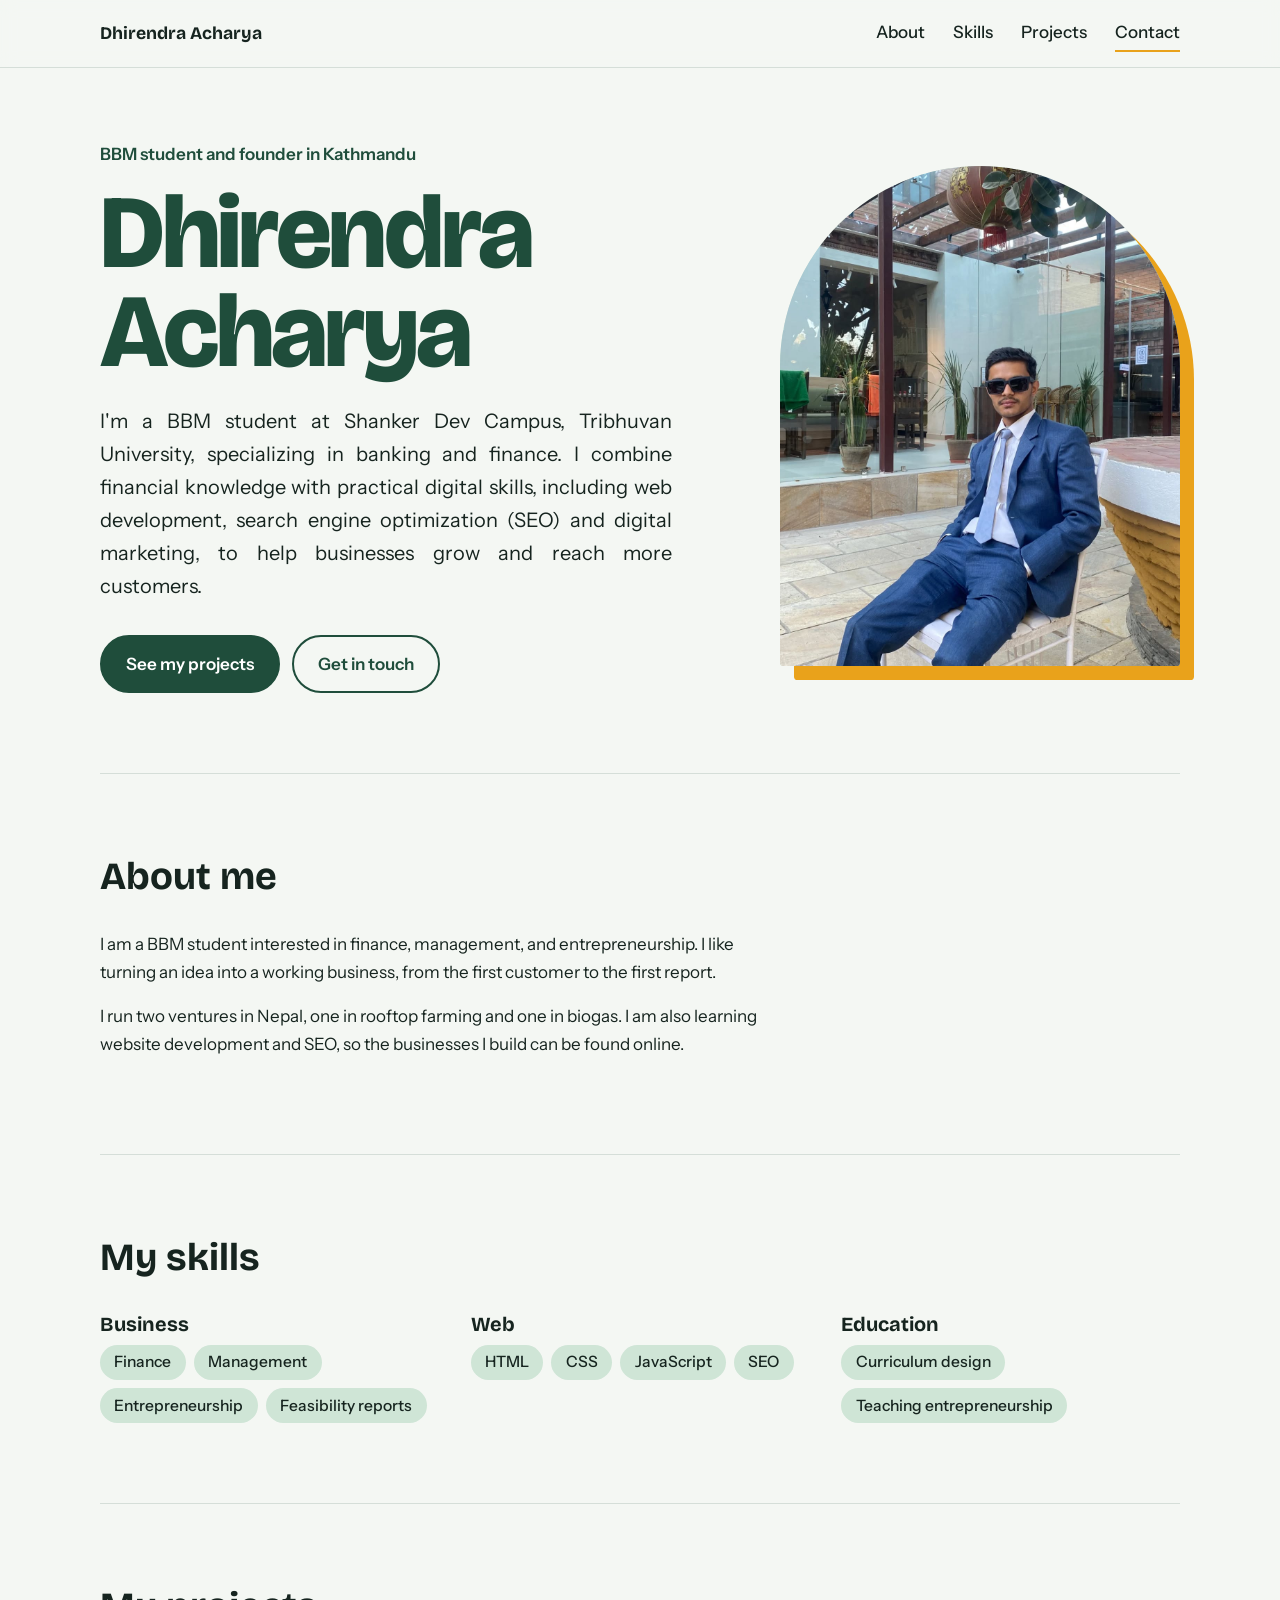
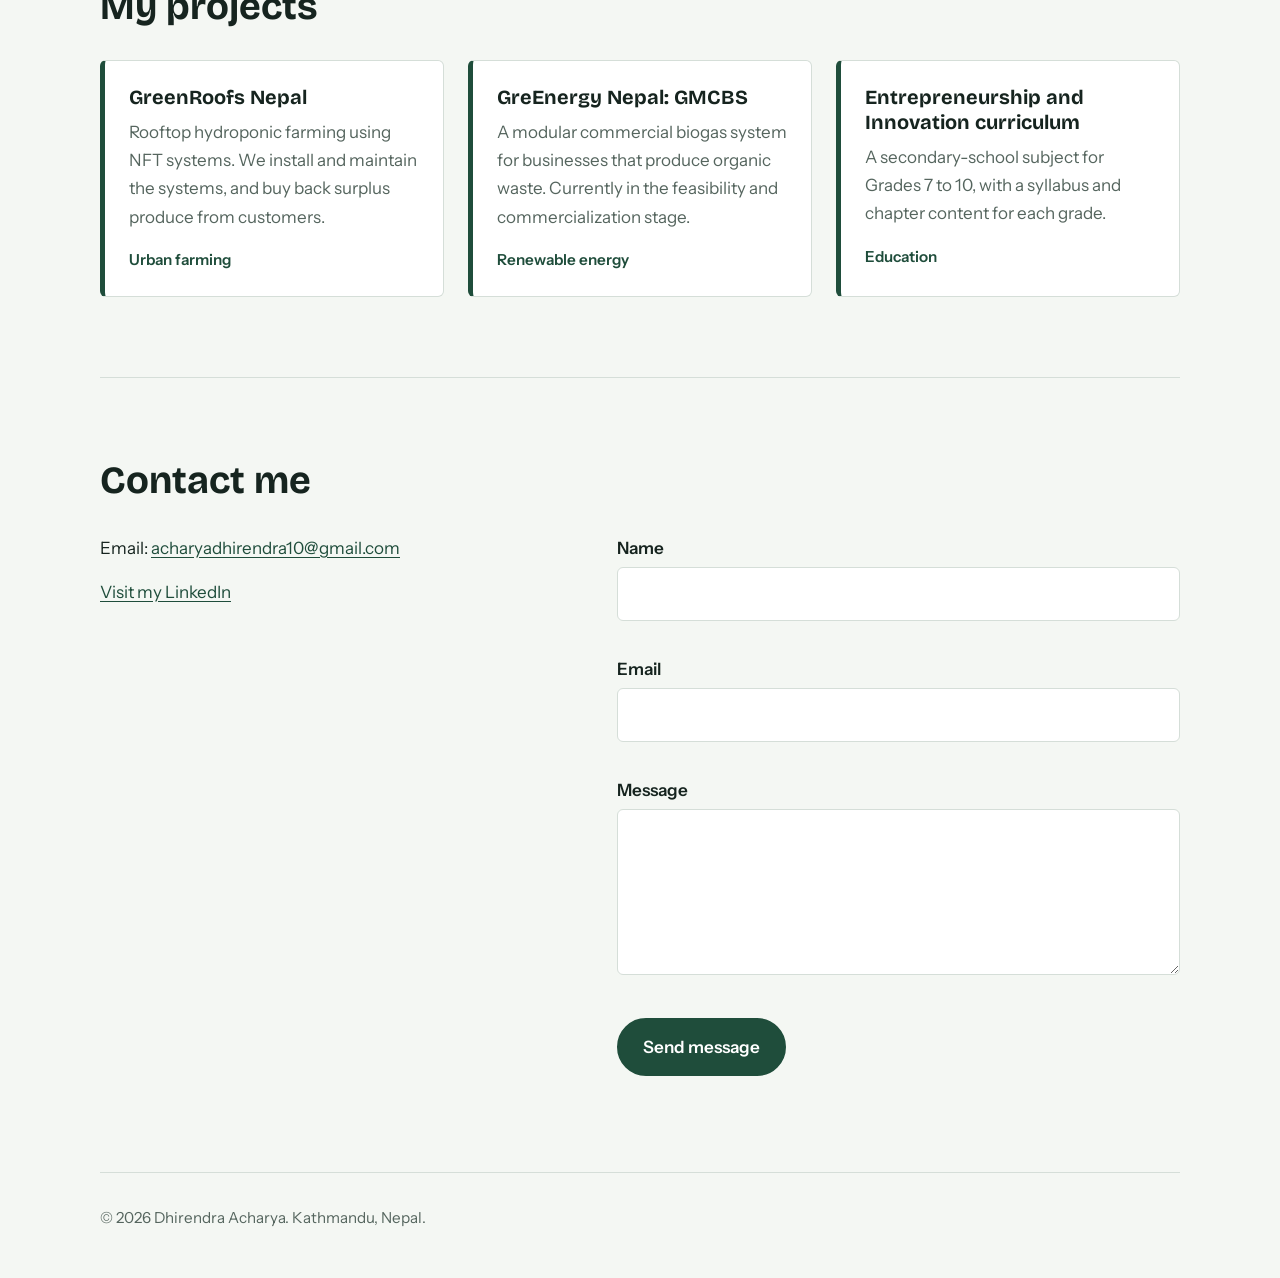
<file: index.html>
<!DOCTYPE html>
<html lang="en">
<head>
  <meta charset="UTF-8">
  <meta name="viewport" content="width=device-width, initial-scale=1">
  <title>Dhirendra Acharya | BBM Student and Founder, Kathmandu</title>
  <meta name="description" content="Portfolio of Dhirendra Acharya, a BBM student and entrepreneur in Kathmandu working in finance, management, and green technology.">
  <link rel="preconnect" href="https://fonts.googleapis.com">
  <link rel="preconnect" href="https://fonts.gstatic.com" crossorigin>
  <link href="https://fonts.googleapis.com/css2?family=Bricolage+Grotesque:opsz,wght@12..96,500;12..96,700;12..96,800&family=Instrument+Sans:wght@400;500;600&display=swap" rel="stylesheet">
  <link rel="stylesheet" href="style.css">
</head>
<body>

  <a class="skip" href="#main">Skip to content</a>

  <header class="site-header">
    <a class="brand" href="#top">Dhirendra Acharya</a>
    <button class="menu-btn" aria-expanded="false" aria-controls="nav">Menu</button>
    <nav id="nav" class="nav" aria-label="Main">
      <a href="#about">About</a>
      <a href="#skills">Skills</a>
      <a href="projects.html">Projects</a>
      <a href="#contact">Contact</a>
    </nav>
  </header>

  <main id="main">

    <section class="hero" id="top">
      <div class="hero-text">
        <p class="hero-kicker">BBM student and founder in Kathmandu</p>
        <h1>Dhirendra<br>Acharya</h1>
        <p class="hero-lead">I'm a BBM student at Shanker Dev Campus, Tribhuvan University, specializing in banking and finance. I combine financial knowledge with practical digital skills, including web development, search engine optimization (SEO) and digital marketing, to help businesses grow and reach more customers.</p>
        <div class="hero-actions">
          <a class="btn btn-primary" href="#projects">See my projects</a>
          <a class="btn btn-ghost" href="#contact">Get in touch</a>
        </div>
      </div>
      <figure class="portrait">
        <img src="profile/picture.jpg" alt="Photo of Dhirendra Acharya" width="420" height="520">
        <span class="portrait-fallback" aria-hidden="true">DA</span>
      </figure>
    </section>

    <section class="section" id="about">
      <h2>About me</h2>
      <div class="prose">
        <p>I am a BBM student interested in finance, management, and entrepreneurship. I like turning an idea into a working business, from the first customer to the first report.</p>
        <p>I run two ventures in Nepal, one in rooftop farming and one in biogas. I am also learning website development and SEO, so the businesses I build can be found online.</p>
      </div>
    </section>

    <section class="section" id="skills">
      <h2>My skills</h2>
      <div class="skill-groups">
        <div class="skill-group">
          <h3>Business</h3>
          <ul>
            <li>Finance</li>
            <li>Management</li>
            <li>Entrepreneurship</li>
            <li>Feasibility reports</li>
          </ul>
        </div>
        <div class="skill-group">
          <h3>Web</h3>
          <ul>
            <li>HTML</li>
            <li>CSS</li>
            <li>JavaScript</li>
            <li>SEO</li>
          </ul>
        </div>
        <div class="skill-group">
          <h3>Education</h3>
          <ul>
            <li>Curriculum design</li>
            <li>Teaching entrepreneurship</li>
          </ul>
        </div>
      </div>
    </section>

    <section class="section" id="projects">
      <h2>My projects</h2>
      <ul class="projects">
        <li class="project">
          <h3>GreenRoofs Nepal</h3>
          <p>Rooftop hydroponic farming using NFT systems. We install and maintain the systems, and buy back surplus produce from customers.</p>
          <p class="project-tag">Urban farming</p>
        </li>
        <li class="project">
          <h3>GreEnergy Nepal: GMCBS</h3>
          <p>A modular commercial biogas system for businesses that produce organic waste. Currently in the feasibility and commercialization stage.</p>
          <p class="project-tag">Renewable energy</p>
        </li>
        <li class="project">
          <h3>Entrepreneurship and Innovation curriculum</h3>
          <p>A secondary-school subject for Grades 7 to 10, with a syllabus and chapter content for each grade.</p>
          <p class="project-tag">Education</p>
        </li>
      </ul>
    </section>

    <section class="section" id="contact">
      <h2>Contact me</h2>
      <div class="contact-grid">
        <div class="prose">
          <p>Email: <a href="https://mail.google.com/mail/?view=cm&fs=1&to=acharyadhirendra10@gmail.com&su=Hello%20Dhirendra" target="_blank" rel="noopener">acharyadhirendra10@gmail.com</a></p>
          <p><a href="https://www.linkedin.com/in/acharyadhirendra" target="_blank" rel="noopener">Visit my LinkedIn</a></p>
        </div>
        <form id="contact-form" novalidate>
          <label for="name">Name</label>
          <input id="name" name="name" type="text" autocomplete="name" required>
          <p class="error" data-for="name"></p>

          <label for="email">Email</label>
          <input id="email" name="email" type="email" autocomplete="email" required>
          <p class="error" data-for="email"></p>

          <label for="message">Message</label>
          <textarea id="message" name="message" rows="5" required></textarea>
          <p class="error" data-for="message"></p>

          <button class="btn btn-primary" type="submit">Send message</button>
          <p class="form-status" role="status"></p>
        </form>
      </div>
    </section>

  </main>

  <footer class="site-footer">
    <p>&copy; <span id="year"></span> Dhirendra Acharya. Kathmandu, Nepal.</p>
  </footer>

  <script src="script.js"></script>
</body>
</html>
</file>
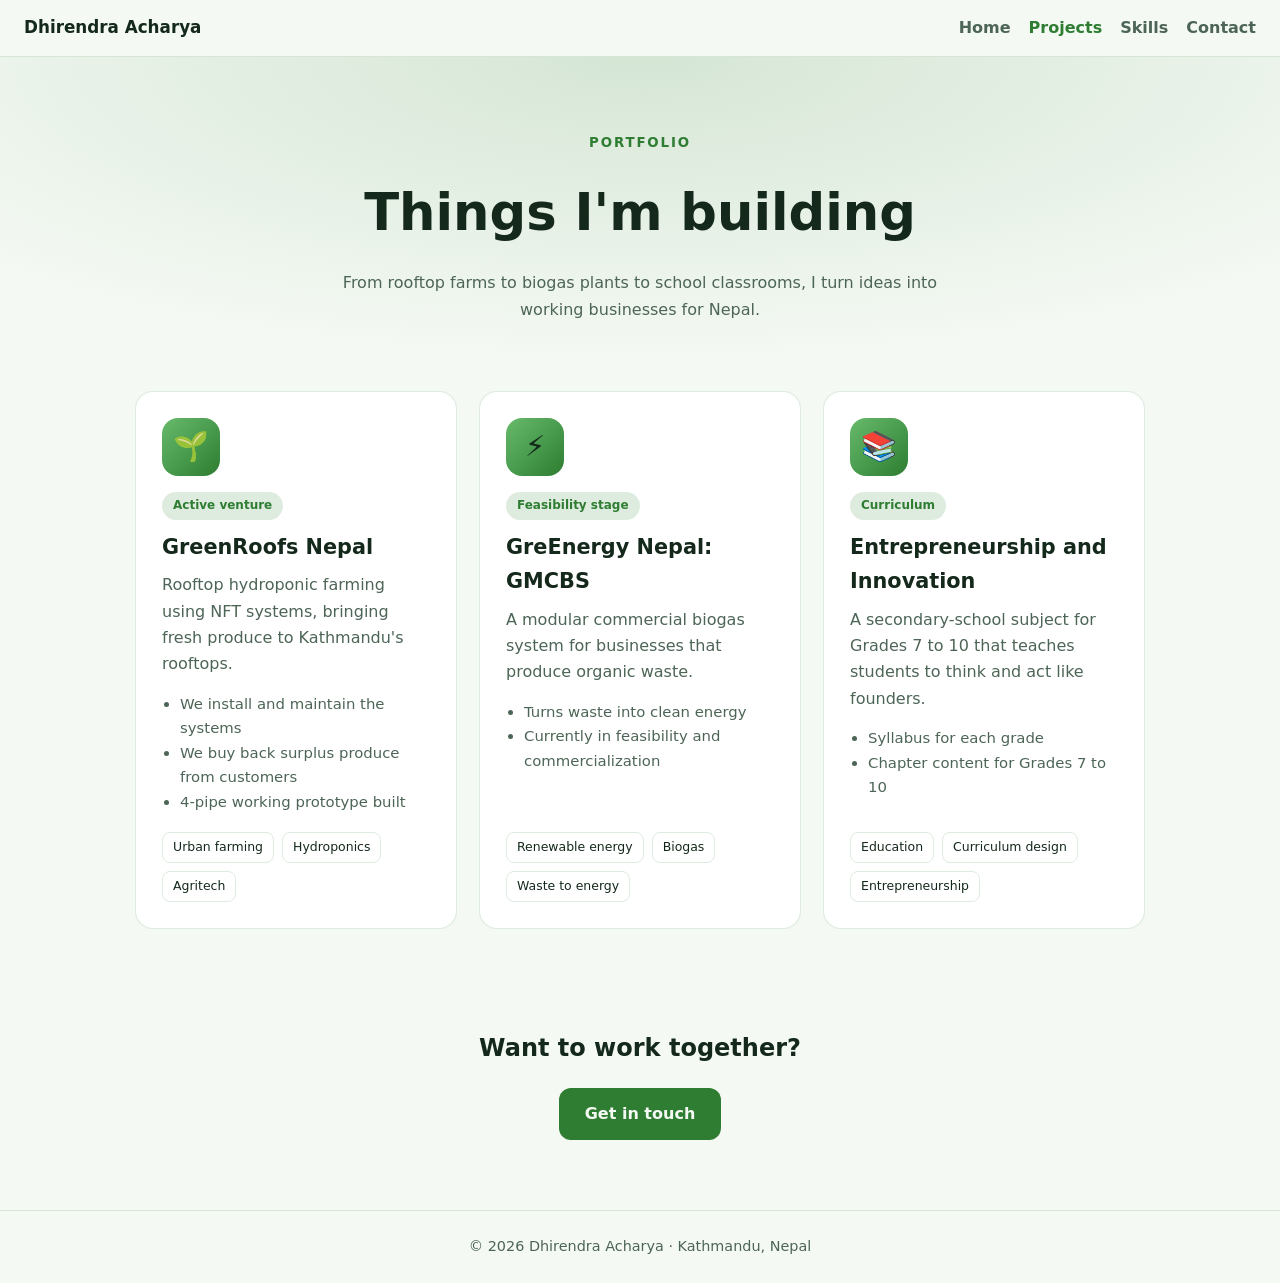
<file: projects.html>
<!DOCTYPE html>
<html lang="en"><head>
<meta charset="utf-8">
<meta name="viewport" content="width=device-width, initial-scale=1">
<title>Projects | Dhirendra Acharya, Kathmandu</title>
<meta name="description" content="Projects by Dhirendra Acharya: GreenRoofs Nepal rooftop hydroponics, GreEnergy Nepal commercial biogas, and an Entrepreneurship and Innovation school curriculum.">
<link rel="canonical" href="https://portfolio-xi-ashy-42.vercel.app/projects.html">
<style>
:root{--bg:#f4f9f3;--fg:#14291b;--muted:#4d6556;--ac:#2e7d32;--ac2:#66bb6a;--card:#fff;--line:#2e7d3228}
@media(prefers-color-scheme:dark){:root{--bg:#0d1710;--fg:#e6f2e8;--muted:#9bb5a2;--ac:#81c784;--ac2:#2e7d32;--card:#15241a;--line:#81c78430}}
*{box-sizing:border-box}
body{margin:0;background:var(--bg);color:var(--fg);font-family:system-ui,-apple-system,"Segoe UI",Arial,sans-serif;line-height:1.65}
a{color:var(--ac)}
.nav{position:sticky;top:0;z-index:5;display:flex;justify-content:space-between;align-items:center;padding:14px 24px;background:color-mix(in srgb,var(--bg) 88%,transparent);backdrop-filter:blur(10px);border-bottom:1px solid var(--line)}
.nav b{font-size:1.05rem}
.nav div a{margin-left:18px;text-decoration:none;font-weight:600;color:var(--muted)}
.nav div a:hover,.nav div a.on{color:var(--ac)}
.hero{text-align:center;padding:72px 20px 48px;background:radial-gradient(900px 300px at 50% 0,var(--line),transparent)}
.hero small{letter-spacing:.14em;text-transform:uppercase;color:var(--ac);font-weight:700}
.hero h1{font-size:clamp(2rem,6vw,3.2rem);margin:.3em 0}
.hero p{max-width:620px;margin:auto;color:var(--muted)}
.wrap{max-width:1050px;margin:auto;padding:20px 20px 70px;display:grid;grid-template-columns:repeat(auto-fit,minmax(290px,1fr));gap:22px}
.card{background:var(--card);border:1px solid var(--line);border-radius:18px;padding:26px;display:flex;flex-direction:column;transition:transform .25s,box-shadow .25s}
.card:hover{transform:translateY(-6px);box-shadow:0 16px 36px #0000001f}
.icon{width:58px;height:58px;border-radius:16px;display:grid;place-items:center;font-size:1.8rem;background:linear-gradient(135deg,var(--ac2),var(--ac));margin-bottom:16px}
.pill{align-self:flex-start;font-size:.75rem;font-weight:700;padding:4px 11px;border-radius:99px;background:var(--line);color:var(--ac);margin-bottom:10px}
.card h2{margin:0 0 8px;font-size:1.3rem}
.card p{color:var(--muted);margin:0 0 14px}
.card ul{margin:0 0 18px;padding-left:18px;color:var(--muted);font-size:.93rem}
.tags{margin-top:auto;display:flex;flex-wrap:wrap;gap:8px}
.tags span{font-size:.78rem;padding:4px 10px;border:1px solid var(--line);border-radius:8px}
.cta{text-align:center;padding:10px 20px 70px}
.btn{display:inline-block;padding:13px 26px;border-radius:12px;background:var(--ac);color:var(--bg);font-weight:700;text-decoration:none}
footer{text-align:center;padding:24px;color:var(--muted);border-top:1px solid var(--line);font-size:.9rem}
</style></head><body>
<nav class="nav"><b>Dhirendra Acharya</b>
<div><a href="/">Home</a><a class="on" href="/projects.html">Projects</a><a href="/skills.html">Skills</a><a href="/#contact">Contact</a></div></nav>

<header class="hero"><small>Portfolio</small>
<h1>Things I'm building</h1>
<p>From rooftop farms to biogas plants to school classrooms, I turn ideas into working businesses for Nepal.</p></header>

<main class="wrap">
<article class="card"><div class="icon">🌱</div><span class="pill">Active venture</span>
<h2>GreenRoofs Nepal</h2>
<p>Rooftop hydroponic farming using NFT systems, bringing fresh produce to Kathmandu's rooftops.</p>
<ul><li>We install and maintain the systems</li><li>We buy back surplus produce from customers</li><li>4-pipe working prototype built</li></ul>
<div class="tags"><span>Urban farming</span><span>Hydroponics</span><span>Agritech</span></div></article>

<article class="card"><div class="icon">⚡</div><span class="pill">Feasibility stage</span>
<h2>GreEnergy Nepal: GMCBS</h2>
<p>A modular commercial biogas system for businesses that produce organic waste.</p>
<ul><li>Turns waste into clean energy</li><li>Currently in feasibility and commercialization</li></ul>
<div class="tags"><span>Renewable energy</span><span>Biogas</span><span>Waste to energy</span></div></article>

<article class="card"><div class="icon">📚</div><span class="pill">Curriculum</span>
<h2>Entrepreneurship and Innovation</h2>
<p>A secondary-school subject for Grades 7 to 10 that teaches students to think and act like founders.</p>
<ul><li>Syllabus for each grade</li><li>Chapter content for Grades 7 to 10</li></ul>
<div class="tags"><span>Education</span><span>Curriculum design</span><span>Entrepreneurship</span></div></article>
</main>

<section class="cta"><h2>Want to work together?</h2><a class="btn" href="/#contact">Get in touch</a></section>
<footer>© 2026 Dhirendra Acharya · Kathmandu, Nepal</footer>
</body></html>
</file>
<file: style.css>
:root {
  --ink: #16241f;
  --muted: #55655e;
  --paper: #f4f7f3;
  --surface: #ffffff;
  --moss: #1f4d3b;
  --leaf: #cfe5d6;
  --marigold: #e9a21b;
  --line: #d5ded8;
  --error: #b3261e;

  --font-display: "Bricolage Grotesque", "Segoe UI", system-ui, sans-serif;
  --font-body: "Instrument Sans", "Segoe UI", system-ui, sans-serif;

  --wrap: 1080px;
}

*, *::before, *::after { box-sizing: border-box; }

html { scroll-behavior: smooth; scroll-padding-top: 5rem; }

body {
  margin: 0;
  font-family: var(--font-body);
  font-size: 1.0625rem;
  line-height: 1.65;
  color: var(--ink);
  background: var(--paper);
}

img { max-width: 100%; display: block; }

a { color: var(--moss); text-underline-offset: 3px; }
a:hover { color: var(--ink); }

:focus-visible {
  outline: 3px solid var(--marigold);
  outline-offset: 3px;
}

.skip {
  position: absolute;
  left: 1rem;
  top: -4rem;
  background: var(--ink);
  color: #fff;
  padding: .6rem 1rem;
  border-radius: 6px;
  z-index: 100;
}
.skip:focus { top: 1rem; }

/* Header */
.site-header {
  position: sticky;
  top: 0;
  z-index: 50;
  display: flex;
  align-items: center;
  justify-content: space-between;
  padding: .9rem max(1.25rem, calc((100% - var(--wrap)) / 2));
  background: rgba(244, 247, 243, .92);
  backdrop-filter: blur(8px);
  border-bottom: 1px solid var(--line);
}

.brand {
  font-family: var(--font-display);
  font-weight: 700;
  font-size: 1.1rem;
  color: var(--ink);
  text-decoration: none;
}

.nav { display: flex; gap: 1.75rem; }
.nav a {
  color: var(--ink);
  text-decoration: none;
  font-weight: 500;
  padding: .25rem 0;
  border-bottom: 2px solid transparent;
}
.nav a:hover,
.nav a.active { border-bottom-color: var(--marigold); }

.menu-btn {
  display: none;
  font: inherit;
  font-weight: 600;
  background: none;
  border: 1.5px solid var(--ink);
  border-radius: 999px;
  padding: .35rem 1rem;
  color: var(--ink);
  cursor: pointer;
}

/* Layout */
.hero, .section, .site-footer {
  width: min(var(--wrap), 100% - 2.5rem);
  margin-inline: auto;
}

.section { padding: 5rem 0; border-top: 1px solid var(--line); }

h2 {
  font-family: var(--font-display);
  font-weight: 700;
  font-size: clamp(1.8rem, 3.5vw, 2.4rem);
  line-height: 1.15;
  margin: 0 0 2rem;
}

h3 {
  font-family: var(--font-display);
  font-weight: 700;
  font-size: 1.25rem;
  line-height: 1.25;
  margin: 0 0 .5rem;
}

.prose { max-width: 62ch; }
.prose p { margin: 0 0 1rem; }

/* Hero: the one memorable element is the arched portrait */
.hero {
  display: grid;
  grid-template-columns: 1.3fr 1fr;
  align-items: center;
  gap: 3rem;
  padding: 4.5rem 0 5rem;
}

.hero-kicker {
  margin: 0 0 1rem;
  color: var(--moss);
  font-weight: 600;
}

.hero h1 {
  font-family: var(--font-display);
  font-weight: 800;
  font-size: clamp(3.2rem, 9vw, 6.5rem);
  line-height: .95;
  letter-spacing: -.03em;
  margin: 0 0 1.5rem;
  color: var(--moss);
}

.hero-lead {
  font-size: 1.25rem;
  max-width: 44ch;
  margin: 0 0 2rem;
  text-align: justify;
  hyphens: auto;
}

.hero-actions { display: flex; flex-wrap: wrap; gap: .75rem; }

.portrait {
  position: relative;
  margin: 0;
  aspect-ratio: 4 / 5;
  max-width: 400px;
  width: 100%;
  justify-self: end;
  background: var(--leaf);
  border-radius: 999px 999px 18px 18px;
  overflow: hidden;
  box-shadow: 14px 14px 0 var(--marigold);
}

.portrait img {
  position: relative;
  z-index: 1;
  width: 100%;
  height: 100%;
  object-fit: cover;
}

.portrait-fallback {
  position: absolute;
  inset: 0;
  display: grid;
  place-items: center;
  font-family: var(--font-display);
  font-weight: 800;
  font-size: 5rem;
  color: var(--moss);
}

/* Buttons */
.btn {
  display: inline-block;
  font: inherit;
  font-weight: 600;
  padding: .8rem 1.5rem;
  border-radius: 999px;
  border: 2px solid var(--moss);
  text-decoration: none;
  cursor: pointer;
  transition: background-color .2s, color .2s;
}
.btn-primary { background: var(--moss); color: #fff; }
.btn-primary:hover { background: var(--ink); border-color: var(--ink); color: #fff; }
.btn-ghost { background: transparent; color: var(--moss); }
.btn-ghost:hover { background: var(--leaf); color: var(--ink); }

/* Skills */
.skill-groups {
  display: grid;
  grid-template-columns: repeat(auto-fit, minmax(220px, 1fr));
  gap: 2rem;
}

.skill-group ul {
  list-style: none;
  margin: 0;
  padding: 0;
  display: flex;
  flex-wrap: wrap;
  gap: .5rem;
}

.skill-group li {
  background: var(--leaf);
  color: var(--ink);
  padding: .3rem .9rem;
  border-radius: 999px;
  font-weight: 500;
  font-size: .975rem;
}

/* Projects */
.projects {
  list-style: none;
  margin: 0;
  padding: 0;
  display: grid;
  grid-template-columns: repeat(auto-fit, minmax(280px, 1fr));
  gap: 1.5rem;
}

.project {
  background: var(--surface);
  border: 1px solid var(--line);
  border-left: 5px solid var(--moss);
  border-radius: 6px;
  padding: 1.5rem;
}

.project p { margin: 0 0 1rem; color: var(--muted); }
.project .project-tag {
  margin: 0;
  color: var(--moss);
  font-weight: 600;
  font-size: .95rem;
}

/* Contact */
.contact-grid {
  display: grid;
  grid-template-columns: 1fr 1.2fr;
  gap: 3rem;
  align-items: start;
}

form label { display: block; font-weight: 600; margin-bottom: .3rem; }

form input,
form textarea {
  width: 100%;
  font: inherit;
  padding: .75rem .9rem;
  color: var(--ink);
  background: var(--surface);
  border: 1.5px solid var(--line);
  border-radius: 6px;
}
form input:focus,
form textarea:focus { border-color: var(--moss); }
form input[aria-invalid="true"],
form textarea[aria-invalid="true"] { border-color: var(--error); }

.error {
  min-height: 1.4rem;
  margin: .25rem 0 .5rem;
  color: var(--error);
  font-size: .9rem;
}

.form-status { margin: 1rem 0 0; font-weight: 500; color: var(--moss); }

/* Footer */
.site-footer {
  padding: 2rem 0 3rem;
  border-top: 1px solid var(--line);
  color: var(--muted);
  font-size: .95rem;
}
.site-footer p { margin: 0; }

/* Responsive */
@media (max-width: 800px) {
  .menu-btn { display: inline-block; }

  .nav {
    display: none;
    position: absolute;
    top: 100%;
    left: 0;
    right: 0;
    flex-direction: column;
    gap: 0;
    background: var(--paper);
    border-bottom: 1px solid var(--line);
    padding: .5rem 1.25rem 1rem;
  }
  .nav.open { display: flex; }
  .nav a { padding: .75rem 0; border-bottom: 1px solid var(--line); }

  .hero { grid-template-columns: 1fr; padding-top: 2.5rem; }
  .portrait { justify-self: start; max-width: 320px; order: -1; }
  .contact-grid { grid-template-columns: 1fr; gap: 2rem; }
  .section { padding: 3.5rem 0; }
}

@media (prefers-reduced-motion: reduce) {
  html { scroll-behavior: auto; }
  * { transition: none !important; }
}
</file>
